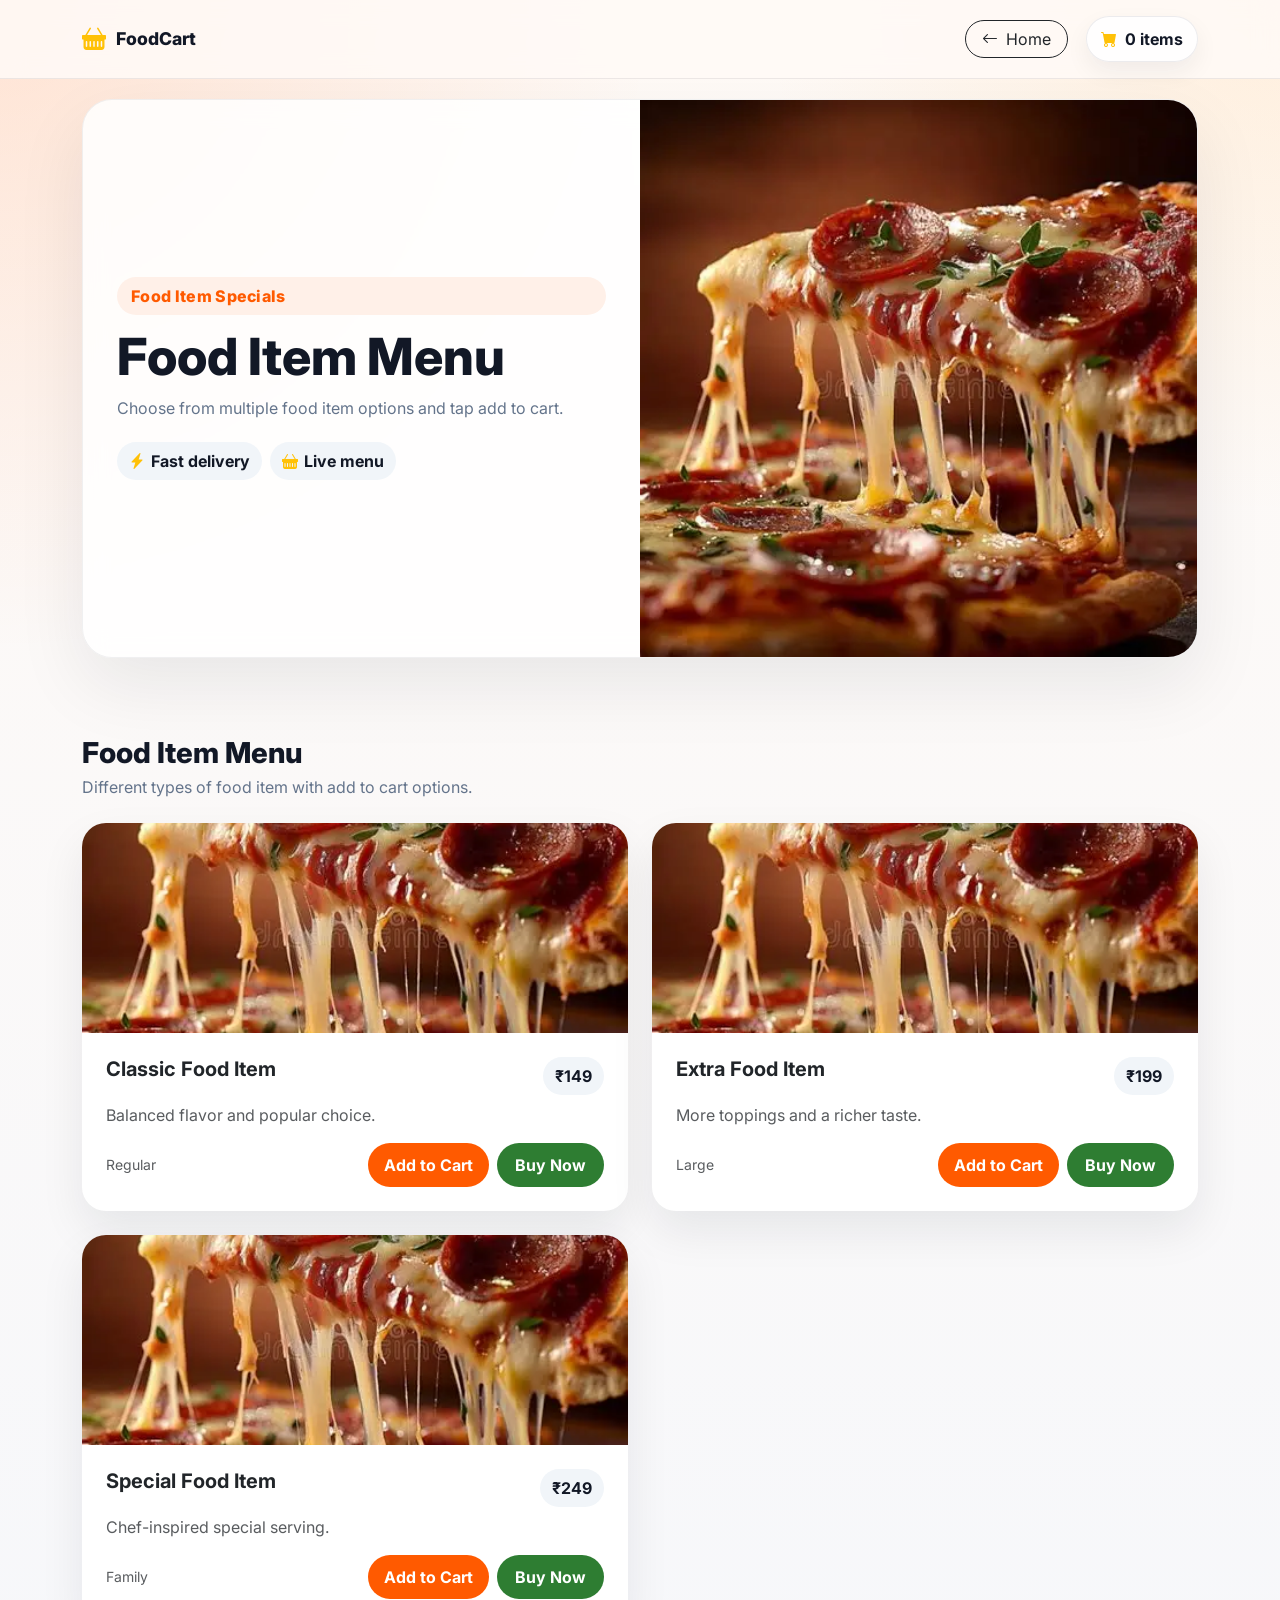
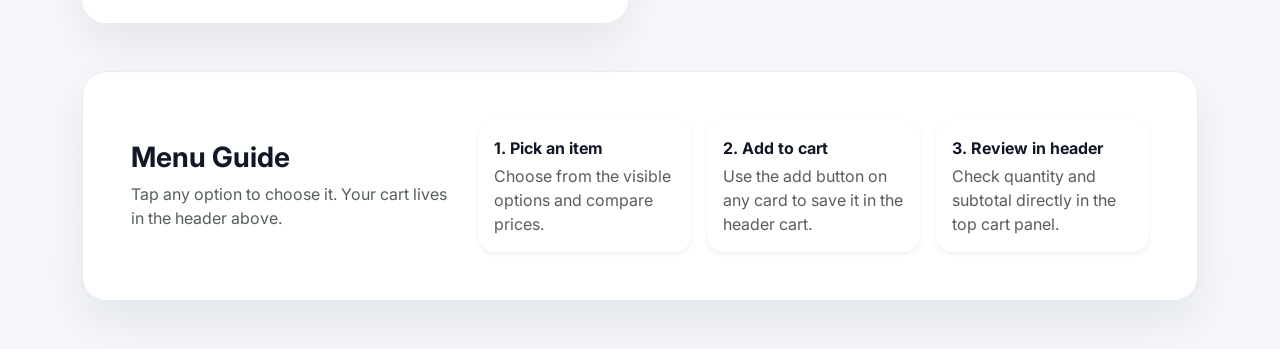
<file: item.html>
<!DOCTYPE html>
<html lang="en">
<head>
<meta charset="UTF-8">
<meta name="viewport" content="width=device-width, initial-scale=1">
<title>FoodCart Menu</title>

<link href="https://cdn.jsdelivr.net/npm/bootstrap@5.3.3/dist/css/bootstrap.min.css" rel="stylesheet">
<link href="https://fonts.googleapis.com/css2?family=Inter:wght@400;500;600;700;800&display=swap" rel="stylesheet">
<link rel="stylesheet" href="https://cdn.jsdelivr.net/npm/bootstrap-icons@1.11.3/font/bootstrap-icons.min.css">
<link rel="stylesheet" href="cart.css">

<style>
    :root {
        --accent: #ff5a00;
        --ink: #121826;
        --muted: #64748b;
    }

    body {
        font-family: 'Inter', Arial, sans-serif;
        background:
            radial-gradient(circle at top left, rgba(255, 90, 0, 0.14), transparent 28%),
            radial-gradient(circle at top right, rgba(255, 180, 90, 0.16), transparent 22%),
            linear-gradient(180deg, #fffaf6 0%, #f5f7fb 100%);
        color: var(--ink);
        min-height: 100vh;
    }

    .site-header {
        position: sticky;
        top: 0;
        z-index: 1030;
        background: rgba(255, 250, 246, 0.88);
        backdrop-filter: blur(12px);
        border-bottom: 1px solid rgba(15, 23, 42, 0.08);
    }

    .header-shell {
        display: flex;
        flex-wrap: wrap;
        align-items: center;
        justify-content: space-between;
        gap: 14px;
        padding: 16px 0;
    }

    .brand-link {
        display: inline-flex;
        align-items: center;
        gap: 10px;
        color: var(--ink);
        text-decoration: none;
        font-size: 1.1rem;
        font-weight: 800;
    }

    .brand-link:hover {
        color: var(--accent);
    }

    .header-cart {
        display: flex;
        align-items: center;
        gap: 10px;
        flex-wrap: wrap;
        justify-content: flex-end;
    }

    .header-cart-chip {
        display: inline-flex;
        align-items: center;
        gap: 8px;
        background: rgba(255,255,255,0.94);
        border: 1px solid rgba(15, 23, 42, 0.08);
        border-radius: 999px;
        padding: 10px 14px;
        box-shadow: 0 10px 24px rgba(15, 23, 42, 0.06);
        font-weight: 700;
        color: var(--ink);
        text-decoration: none;
    }

    .header-cart-panel {
        margin-top: 12px;
        background: rgba(255,255,255,0.94);
        border: 1px solid rgba(15, 23, 42, 0.08);
        border-radius: 24px;
        box-shadow: 0 20px 45px rgba(15, 23, 42, 0.08);
        padding: 18px;
    }

    .header-cart-list {
        max-height: 220px;
        overflow: auto;
        margin-bottom: 14px;
    }

    .payment-panel {
        margin-top: 12px;
        background: rgba(255,255,255,0.94);
        border: 1px solid rgba(15, 23, 42, 0.08);
        border-radius: 24px;
        box-shadow: 0 20px 45px rgba(15, 23, 42, 0.08);
        padding: 18px;
        display: none;
    }

    .payment-panel.show {
        display: block;
    }

    .payment-option {
        display: block;
        border: 1px solid rgba(15, 23, 42, 0.12);
        border-radius: 18px;
        padding: 12px 14px;
        cursor: pointer;
        margin-bottom: 10px;
        background: #fff;
    }

    .payment-option input {
        margin-right: 10px;
    }

    .hero {
        padding: 20px 0 30px;
    }

    .hero-card {
        background: rgba(255,255,255,0.84);
        backdrop-filter: blur(12px);
        border: 1px solid rgba(15, 23, 42, 0.06);
        border-radius: 30px;
        box-shadow: 0 28px 70px rgba(15, 23, 42, 0.08);
        overflow: hidden;
    }

    .hero-copy {
        padding: 34px;
    }

    .eyebrow {
        display: inline-block;
        padding: 7px 14px;
        border-radius: 999px;
        background: #fff0e8;
        color: var(--accent);
        font-weight: 800;
        letter-spacing: 0.02em;
        margin-bottom: 16px;
    }

    .hero-title {
        font-size: clamp(2.2rem, 4vw, 4rem);
        font-weight: 800;
        line-height: 1;
        margin-bottom: 14px;
    }

    .hero-text {
        color: var(--muted);
        max-width: 56ch;
        margin-bottom: 22px;
    }

    .hero-image {
        width: 100%;
        min-height: 320px;
        height: 100%;
        object-fit: cover;
    }

    .section-title {
        font-size: 1.8rem;
        font-weight: 800;
        margin-bottom: 12px;
    }

    .section-subtitle {
        color: var(--muted);
        margin-bottom: 0;
    }

    .menu-card {
        border: 0;
        border-radius: 24px;
        overflow: hidden;
        box-shadow: 0 20px 45px rgba(15, 23, 42, 0.08);
        transition: transform 0.2s ease, box-shadow 0.2s ease;
        height: 100%;
    }

    .menu-card:hover {
        transform: translateY(-6px);
        box-shadow: 0 28px 60px rgba(15, 23, 42, 0.12);
    }

    .menu-image {
        height: 210px;
        width: 100%;
        object-fit: cover;
    }

    .price-pill {
        display: inline-flex;
        align-items: center;
        gap: 6px;
        background: #f1f5f9;
        color: var(--ink);
        border-radius: 999px;
        padding: 7px 12px;
        font-weight: 700;
    }

    .btn-accent {
        background: var(--accent);
        color: #ffffff;
        border: none;
        border-radius: 999px;
        font-weight: 700;
        padding: 10px 16px;
    }

    .btn-accent:hover {
        background: #e34d00;
        color: #ffffff;
    }

    .cart-item {
        display: flex;
        justify-content: space-between;
        gap: 12px;
        padding: 12px 0;
        border-bottom: 1px solid rgba(15, 23, 42, 0.08);
    }

    .cart-item:last-child {
        border-bottom: 0;
    }

    .info-panel {
        background: rgba(255,255,255,0.9);
        border: 1px solid rgba(15, 23, 42, 0.08);
        border-radius: 24px;
        box-shadow: 0 20px 45px rgba(15, 23, 42, 0.08);
    }

    .toast-box {
        position: fixed;
        right: 18px;
        bottom: 18px;
        z-index: 1050;
        background: #111827;
        color: #fff;
        border-radius: 16px;
        padding: 14px 18px;
        box-shadow: 0 18px 45px rgba(0, 0, 0, 0.22);
        opacity: 0;
        transform: translateY(12px);
        pointer-events: none;
        transition: opacity 0.25s ease, transform 0.25s ease;
    }

    .toast-box.show {
        opacity: 1;
        transform: translateY(0);
    }

    @media (max-width: 991px) {
        .hero-copy {
            padding: 24px;
        }
    }
</style>
</head>
<body>
    <header class="site-header">
        <div class="container">
            <div class="header-shell">
                <a class="brand-link" href="index.html">
                    <i class="bi bi-basket-fill text-warning fs-4"></i>
                    <span>FoodCart</span>
                </a>

                <div class="header-cart">
                    <a class="btn btn-outline-dark rounded-pill px-3" href="index.html">
                        <i class="bi bi-arrow-left me-1"></i> Home
                    </a>
                    <a class="header-cart-chip ms-2" href="#globalCartOffcanvas" data-bs-toggle="offcanvas">
                        <i class="bi bi-cart-fill text-warning"></i>
                        <span><span id="globalCartCount">0</span> items</span>
                    </a>
                </div>
            </div>
        </div>
    </header>

    <section class="hero">
        <div class="container">
            <div class="hero-card row g-0 align-items-stretch">
                <div class="col-lg-6 hero-copy d-flex flex-column justify-content-center">
                    <span id="eyebrowText" class="eyebrow">Food Specials</span>
                    <h1 id="heroTitle" class="hero-title">Choose your favorite item.</h1>
                    <p id="heroText" class="hero-text">Pick a variation below and tap add to cart.</p>
                    <div class="d-flex flex-wrap gap-2">
                        <span class="price-pill"><i class="bi bi-lightning-charge-fill text-warning"></i> Fast delivery</span>
                        <span class="price-pill"><i class="bi bi-basket-fill text-warning"></i> Live menu</span>
                    </div>
                </div>
                <div class="col-lg-6">
                    <img id="heroImage" class="hero-image" src="images/pizza.webp" alt="Food item">
                </div>
            </div>
        </div>
    </section>

    <section class="py-4 py-lg-5">
        <div class="container">
            <div class="d-flex flex-wrap justify-content-between align-items-end gap-3 mb-4">
                <div>
                    <h2 id="menuTitle" class="section-title mb-1">Menu Options</h2>
                    <p id="menuSubtitle" class="section-subtitle">Different types with different prices.</p>
                </div>
            </div>

            <div class="row g-4 align-items-start">
                <div class="col-12">
                    <div id="menuGrid" class="row g-4"></div>
                </div>
            </div>
        </div>
    </section>

    <section class="pb-5">
        <div class="container">
            <div class="info-panel p-4 p-lg-5">
                <div class="row align-items-center g-4">
                    <div class="col-lg-4">
                        <h3 class="fw-bold mb-2">Menu Guide</h3>
                        <p class="text-muted mb-0">
                            Tap any option to choose it. Your cart lives in the header above.
                        </p>
                    </div>
                    <div class="col-lg-8">
                        <div class="row g-3">
                            <div class="col-md-4">
                                <div class="bg-white rounded-4 p-3 h-100 shadow-sm">
                                    <div class="fw-bold mb-1">1. Pick an item</div>
                                    <p class="text-muted mb-0">Choose from the visible options and compare prices.</p>
                                </div>
                            </div>
                            <div class="col-md-4">
                                <div class="bg-white rounded-4 p-3 h-100 shadow-sm">
                                    <div class="fw-bold mb-1">2. Add to cart</div>
                                    <p class="text-muted mb-0">Use the add button on any card to save it in the header cart.</p>
                                </div>
                            </div>
                            <div class="col-md-4">
                                <div class="bg-white rounded-4 p-3 h-100 shadow-sm">
                                    <div class="fw-bold mb-1">3. Review in header</div>
                                    <p class="text-muted mb-0">Check quantity and subtotal directly in the top cart panel.</p>
                                </div>
                            </div>
                        </div>
                    </div>
                </div>
            </div>
        </div>
    </section>



    <script>
        const params = new URLSearchParams(window.location.search);
        const itemName = (params.get('name') || 'Food Item').trim();
        const itemImage = params.get('image') || 'images/pizza.webp';
        const slug = itemName.toLowerCase().replace(/[^a-z0-9]+/g, '-').replace(/^-+|-+$/g, '') || 'food-item';
        const cartKey = 'foodcart-global-cart';

        const menuData = {
            cake: {
                title: 'Cake Menu',
                eyebrow: 'Cake Collection',
                subtitle: 'Sweet slices and celebration cakes for every craving.',
                description: 'Pick a cake style below and tap add to cart.',
                image: 'images/cake.webp',
                variants: [
                    { name: 'Chocolate Truffle', note: 'Rich chocolate layers with ganache.', size: '500 g', price: 349, image: 'images/cake.webp' },
                    { name: 'Black Forest', note: 'Soft sponge with cherries and cream.', size: '500 g', price: 319, image: 'images/cake.webp' },
                    { name: 'Red Velvet', note: 'Cream cheese frosting with velvet sponge.', size: '500 g', price: 379, image: 'images/cake.webp' }
                ]
            },
            shawarma: {
                title: 'Shawarma Menu',
                eyebrow: 'Shawarma Picks',
                subtitle: 'Rolls and plates with spice and sauces.',
                description: 'Choose a shawarma combo and tap add to cart.',
                image: 'images/shawrma.webp',
                variants: [
                    { name: 'Chicken Roll', note: 'Classic chicken shawarma wrap.', size: '1 roll', price: 149, image: 'images/shawrma.webp' },
                    { name: 'Double Chicken Roll', note: 'Extra filling with garlic mayo.', size: '1 roll', price: 189, image: 'images/shawrma.webp' },
                    { name: 'Shawarma Plate', note: 'Served with fries and salad.', size: 'Plate', price: 229, image: 'images/shawrma.webp' }
                ]
            },
            noodles: {
                title: 'Noodles Menu',
                eyebrow: 'Noodle Bowls',
                subtitle: 'Hot bowls with different sauces and toppings.',
                description: 'Select a noodle style and tap add to cart.',
                image: 'images/noodles.webp',
                variants: [
                    { name: 'Hakka Noodles', note: 'Stir-fried vegetables and soy sauce.', size: 'Regular bowl', price: 159, image: 'images/noodles.webp' },
                    { name: 'Schezwan Noodles', note: 'Spicy red sauce with crunchy veggies.', size: 'Regular bowl', price: 179, image: 'images/noodles.webp' },
                    { name: 'Chicken Noodles', note: 'Noodles with chicken and pepper sauce.', size: 'Large bowl', price: 219, image: 'images/noodles.webp' }
                ]
            },
            biriyani: {
                title: 'Biryani Menu',
                eyebrow: 'Biryani Feast',
                subtitle: 'Fragrant biryani options with rich spices.',
                description: 'Pick a biryani plate and tap add to cart.',
                image: 'images/biriyani.webp',
                variants: [
                    { name: 'Veg Biryani', note: 'Spiced rice with seasonal vegetables.', size: 'Full plate', price: 189, image: 'images/biriyani.webp' },
                    { name: 'Chicken Biryani', note: 'Tender chicken layered with aromatic rice.', size: 'Full plate', price: 269, image: 'images/biriyani.webp' },
                    { name: 'Mutton Biryani', note: 'Slow-cooked mutton with rich masala.', size: 'Full plate', price: 349, image: 'images/biriyani.webp' }
                ]
            },
            dosa: {
                title: 'Dosa Menu',
                eyebrow: 'Dosa Corner',
                subtitle: 'Crispy dosas with classic fillings.',
                description: 'Choose your dosa and tap add to cart.',
                image: 'images/dosa.webp',
                variants: [
                    { name: 'Plain Dosa', note: 'Crispy, golden, and served with chutney.', size: '1 piece', price: 99, image: 'images/dosa.webp' },
                    { name: 'Masala Dosa', note: 'Potato masala wrapped in a crispy dosa.', size: '1 piece', price: 129, image: 'images/dosa.webp' },
                    { name: 'Paneer Dosa', note: 'Stuffed with paneer and spiced onions.', size: '1 piece', price: 159, image: 'images/dosa.webp' }
                ]
            },
            momos: {
                title: 'Momos Menu',
                eyebrow: 'Momos Selection',
                subtitle: 'Steamed and fried momos with chutneys.',
                description: 'Pick your momo style and tap add to cart.',
                image: 'images/momos.webp',
                variants: [
                    { name: 'Veg Momos', note: 'Steamed veg dumplings with dip.', size: '6 pieces', price: 119, image: 'images/momos.webp' },
                    { name: 'Chicken Momos', note: 'Juicy chicken filling and spicy sauce.', size: '6 pieces', price: 149, image: 'images/momos.webp' },
                    { name: 'Fried Momos', note: 'Crunchy outer layer with spicy filling.', size: '6 pieces', price: 139, image: 'images/momos.webp' }
                ]
            },
            cutlet: {
                title: 'Cutlet Menu',
                eyebrow: 'Cutlet Snacks',
                subtitle: 'Crisp snacks for evening cravings.',
                description: 'Select a cutlet option and tap add to cart.',
                image: 'images/cutlet.webp',
                variants: [
                    { name: 'Veg Cutlet', note: 'Mashed vegetables with crisp coating.', size: '2 pieces', price: 89, image: 'images/cutlet.webp' },
                    { name: 'Chicken Cutlet', note: 'Chicken filling with crunchy crumbs.', size: '2 pieces', price: 119, image: 'images/cutlet.webp' },
                    { name: 'Paneer Cutlet', note: 'Soft paneer with herbs and spice.', size: '2 pieces', price: 109, image: 'images/cutlet.webp' }
                ]
            },
            juice: {
                title: 'Juice Menu',
                eyebrow: 'Fresh Juices',
                subtitle: 'Cold and fresh drinks for every mood.',
                description: 'Choose a juice and tap add to cart.',
                image: 'images/juice.webp',
                variants: [
                    { name: 'Orange Juice', note: 'Freshly squeezed citrus juice.', size: '300 ml', price: 79, image: 'images/juice.webp' },
                    { name: 'Mango Juice', note: 'Sweet mango blend with pulp.', size: '300 ml', price: 89, image: 'images/juice.webp' },
                    { name: 'Mixed Fruit Juice', note: 'Blend of seasonal fruits.', size: '300 ml', price: 99, image: 'images/juice.webp' }
                ]
            },
            pavbhaji: {
                title: 'Pav Bhaji Menu',
                eyebrow: 'Pav Bhaji',
                subtitle: 'Street-style bhaji with buttered pav.',
                description: 'Select a pav bhaji combo and tap add to cart.',
                image: 'images/pavbaji.webp',
                variants: [
                    { name: 'Classic Pav Bhaji', note: 'Buttery bhaji with toasted pav.', size: '1 plate', price: 149, image: 'images/pavbaji.webp' },
                    { name: 'Cheese Pav Bhaji', note: 'Loaded with cheese and extra butter.', size: '1 plate', price: 179, image: 'images/pavbaji.webp' },
                    { name: 'Mumbai Style Pav Bhaji', note: 'Street-style masala with onion salad.', size: '1 plate', price: 169, image: 'images/pavbaji.webp' }
                ]
            },
            tea: {
                title: 'Tea Menu',
                eyebrow: 'Tea Time',
                subtitle: 'Hot teas for a quick refresh.',
                description: 'Pick a tea option and tap add to cart.',
                image: 'images/tea.webp',
                variants: [
                    { name: 'Masala Tea', note: 'Spiced tea with milk and ginger.', size: '1 cup', price: 29, image: 'images/tea.webp' },
                    { name: 'Black Tea', note: 'Simple and bold brewed tea.', size: '1 cup', price: 25, image: 'images/tea.webp' },
                    { name: 'Ginger Tea', note: 'Warm tea with ginger kick.', size: '1 cup', price: 35, image: 'images/tea.webp' }
                ]
            },
            coffee: {
                title: 'Coffee Menu',
                eyebrow: 'Coffee House',
                subtitle: 'Hot and cold coffee options.',
                description: 'Choose a coffee style and tap add to cart.',
                image: 'images/coffe.webp',
                variants: [
                    { name: 'Hot Coffee', note: 'Classic milk coffee.', size: '1 cup', price: 49, image: 'images/coffe.webp' },
                    { name: 'Cold Coffee', note: 'Chilled coffee with cream.', size: '1 glass', price: 79, image: 'images/coffe.webp' },
                    { name: 'Mocha', note: 'Coffee with chocolate and milk.', size: '1 cup', price: 89, image: 'images/coffe.webp' }
                ]
            }
        };

        const fallbackData = {
            title: `${itemName} Menu`,
            eyebrow: `${itemName} Specials`,
            subtitle: `Different types of ${itemName.toLowerCase()} with add to cart options.`,
            description: `Choose from multiple ${itemName.toLowerCase()} options and tap add to cart.`,
            image: itemImage,
            variants: [
                { name: `Classic ${itemName}`, note: 'Balanced flavor and popular choice.', size: 'Regular', price: 149, image: itemImage },
                { name: `Extra ${itemName}`, note: 'More toppings and a richer taste.', size: 'Large', price: 199, image: itemImage },
                { name: `Special ${itemName}`, note: 'Chef-inspired special serving.', size: 'Family', price: 249, image: itemImage }
            ]
        };

        const menu = menuData[slug] || fallbackData;
        const menuGrid = document.getElementById('menuGrid');
        document.title = `${menu.title} | FoodCart`;
        document.getElementById('heroImage').src = menu.image;
        document.getElementById('heroImage').alt = itemName;
        document.getElementById('heroTitle').textContent = menu.title;
        document.getElementById('heroText').textContent = menu.description;
        document.getElementById('eyebrowText').textContent = menu.eyebrow;
        document.getElementById('menuTitle').textContent = menu.title;
        document.getElementById('menuSubtitle').textContent = menu.subtitle;

        menuGrid.innerHTML = menu.variants.map((variant) => `
            <div class="col-md-6">
                <div class="card menu-card">
                    <img src="${variant.image}" class="menu-image" alt="${variant.name}">
                    <div class="card-body p-4">
                        <div class="d-flex justify-content-between align-items-start gap-3 mb-2">
                            <h5 class="fw-bold mb-0">${variant.name}</h5>
                            <span class="price-pill">₹${variant.price}</span>
                        </div>
                        <p class="text-muted mb-3">${variant.note}</p>
                        <div class="d-flex justify-content-between align-items-center gap-2">
                            <small class="text-muted">${variant.size}</small>
                            <div class="d-flex gap-2">
                                <button class="btn btn-accent add-to-order" data-name="${variant.name}">Add to Cart</button>
                                <button class="btn btn-buy-now buy-now-btn" data-name="${variant.name}">Buy Now</button>
                            </div>
                        </div>
                    </div>
                </div>
            </div>
        `).join('');
    </script>
    <script src="https://cdn.jsdelivr.net/npm/bootstrap@5.3.3/dist/js/bootstrap.bundle.min.js"></script>
    <script src="cart.js" defer></script>
</body>
</html>
</file>
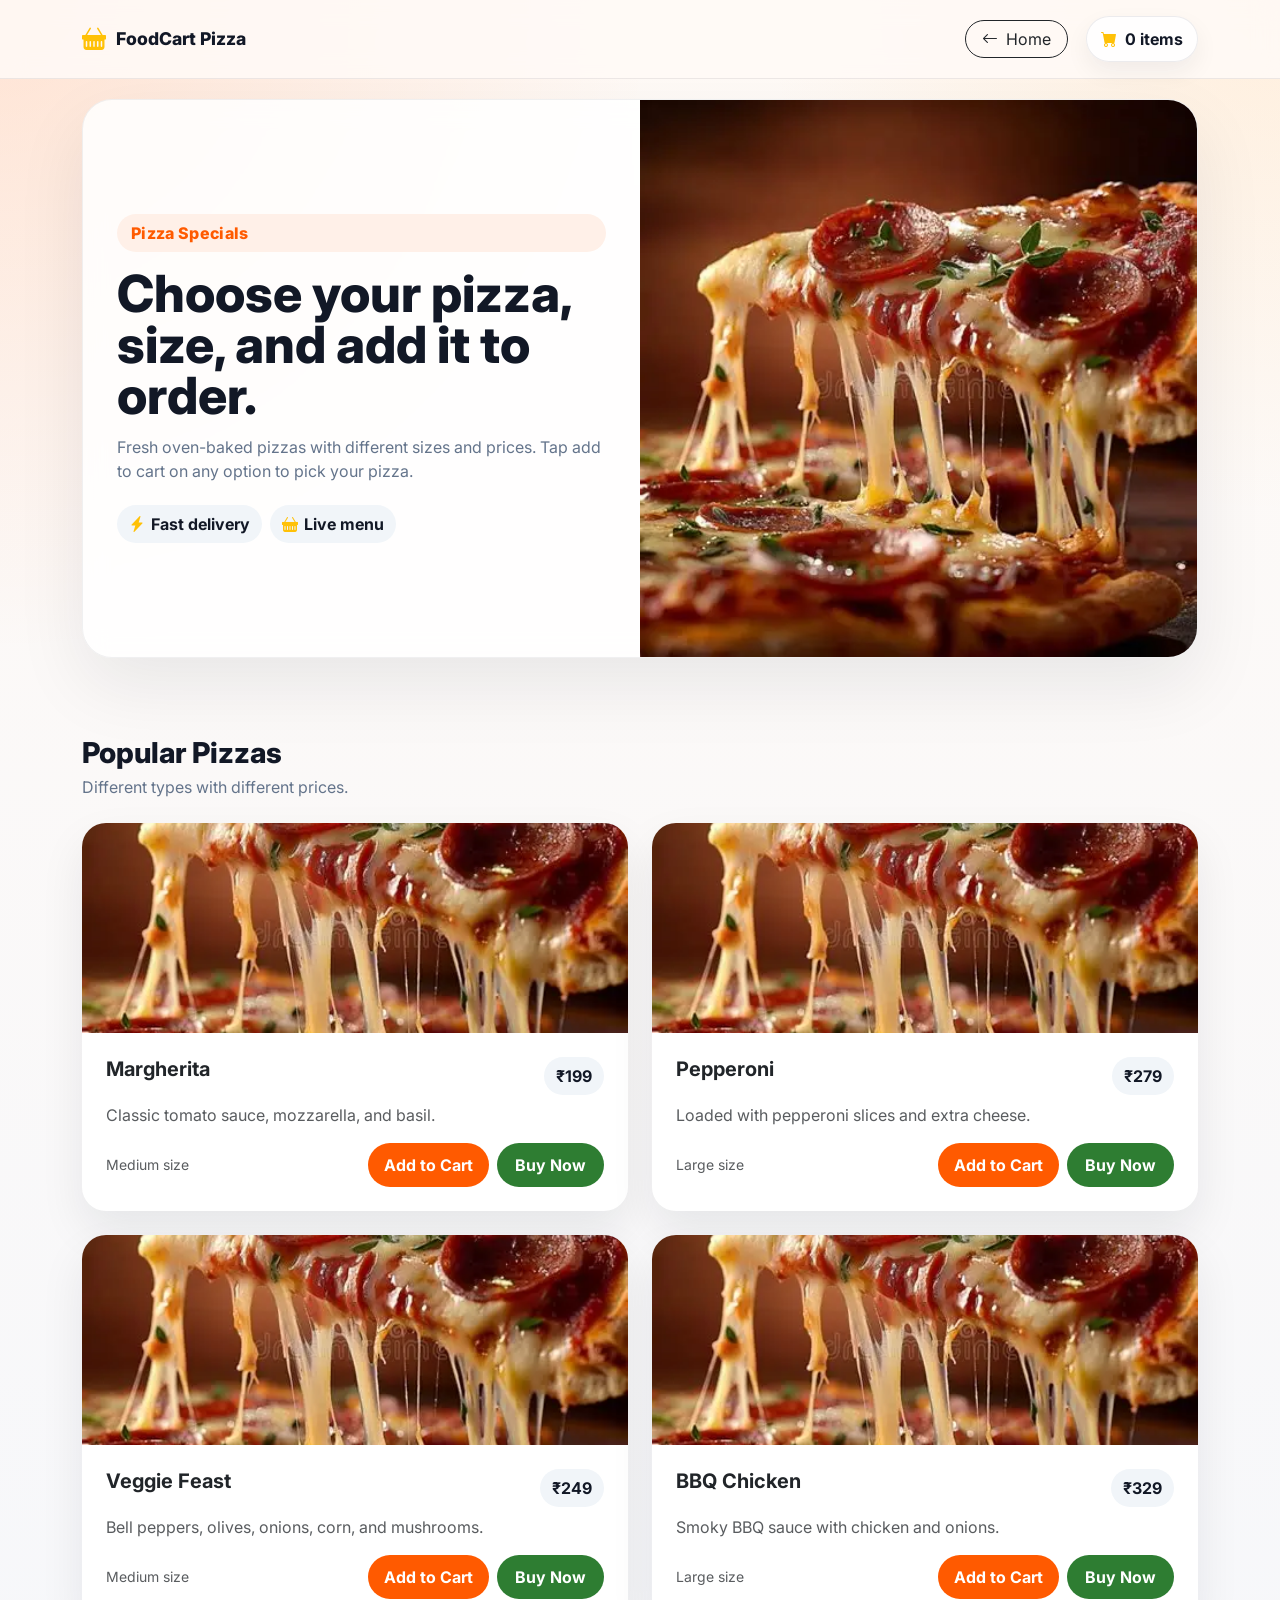
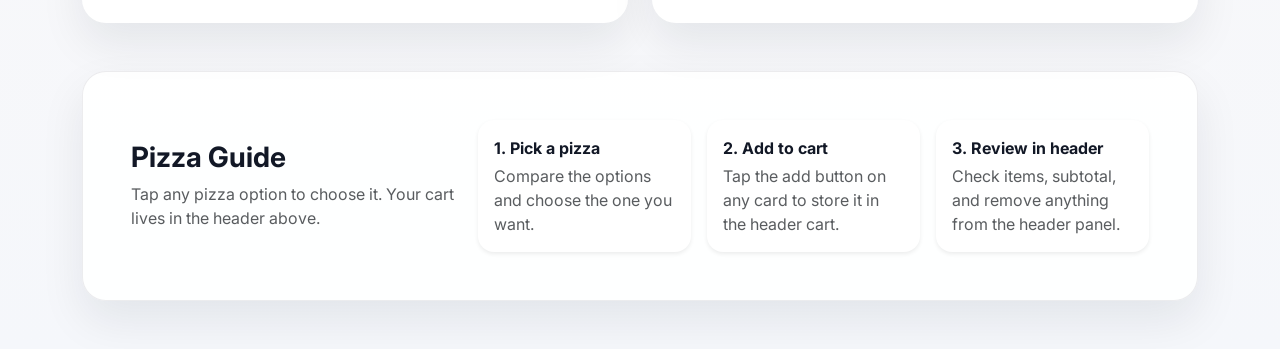
<file: pizza.html>
<!DOCTYPE html>
<html lang="en">
<head>
<meta charset="UTF-8">
<meta name="viewport" content="width=device-width, initial-scale=1">
<title>Pizza Menu | FoodCart</title>

<link href="https://cdn.jsdelivr.net/npm/bootstrap@5.3.3/dist/css/bootstrap.min.css" rel="stylesheet">
<link href="https://fonts.googleapis.com/css2?family=Inter:wght@400;500;600;700;800&display=swap" rel="stylesheet">
<link rel="stylesheet" href="https://cdn.jsdelivr.net/npm/bootstrap-icons@1.11.3/font/bootstrap-icons.min.css">
<link rel="stylesheet" href="cart.css">

<style>
    :root {
        --accent: #ff5a00;
        --ink: #121826;
        --muted: #64748b;
    }

    body {
        font-family: 'Inter', Arial, sans-serif;
        background:
            radial-gradient(circle at top left, rgba(255, 90, 0, 0.14), transparent 28%),
            radial-gradient(circle at top right, rgba(255, 180, 90, 0.16), transparent 22%),
            linear-gradient(180deg, #fffaf6 0%, #f5f7fb 100%);
        color: var(--ink);
        min-height: 100vh;
    }

    .site-header {
        position: sticky;
        top: 0;
        z-index: 1030;
        background: rgba(255, 250, 246, 0.88);
        backdrop-filter: blur(12px);
        border-bottom: 1px solid rgba(15, 23, 42, 0.08);
    }

    .header-shell {
        display: flex;
        flex-wrap: wrap;
        align-items: center;
        justify-content: space-between;
        gap: 14px;
        padding: 16px 0;
    }

    .brand-link {
        display: inline-flex;
        align-items: center;
        gap: 10px;
        color: var(--ink);
        text-decoration: none;
        font-size: 1.1rem;
        font-weight: 800;
    }

    .brand-link:hover {
        color: var(--accent);
    }

    .header-cart {
        display: flex;
        align-items: center;
        gap: 10px;
        flex-wrap: wrap;
        justify-content: flex-end;
    }

    .header-cart-chip {
        display: inline-flex;
        align-items: center;
        gap: 8px;
        background: rgba(255,255,255,0.94);
        border: 1px solid rgba(15, 23, 42, 0.08);
        border-radius: 999px;
        padding: 10px 14px;
        box-shadow: 0 10px 24px rgba(15, 23, 42, 0.06);
        font-weight: 700;
        color: var(--ink);
        text-decoration: none;
    }

    .header-cart-panel {
        margin-top: 12px;
        background: rgba(255,255,255,0.94);
        border: 1px solid rgba(15, 23, 42, 0.08);
        border-radius: 24px;
        box-shadow: 0 20px 45px rgba(15, 23, 42, 0.08);
        padding: 18px;
    }

    .header-cart-list {
        max-height: 220px;
        overflow: auto;
        margin-bottom: 14px;
    }

    .payment-panel {
        margin-top: 12px;
        background: rgba(255,255,255,0.94);
        border: 1px solid rgba(15, 23, 42, 0.08);
        border-radius: 24px;
        box-shadow: 0 20px 45px rgba(15, 23, 42, 0.08);
        padding: 18px;
        display: none;
    }

    .payment-panel.show {
        display: block;
    }

    .payment-option {
        display: block;
        border: 1px solid rgba(15, 23, 42, 0.12);
        border-radius: 18px;
        padding: 12px 14px;
        cursor: pointer;
        margin-bottom: 10px;
        background: #fff;
    }

    .payment-option input {
        margin-right: 10px;
    }

    .hero {
        padding: 20px 0 30px;
    }

    .hero-card {
        background: rgba(255,255,255,0.84);
        backdrop-filter: blur(12px);
        border: 1px solid rgba(15, 23, 42, 0.06);
        border-radius: 30px;
        box-shadow: 0 28px 70px rgba(15, 23, 42, 0.08);
        overflow: hidden;
    }

    .hero-copy {
        padding: 34px;
    }

    .eyebrow {
        display: inline-block;
        padding: 7px 14px;
        border-radius: 999px;
        background: #fff0e8;
        color: var(--accent);
        font-weight: 800;
        letter-spacing: 0.02em;
        margin-bottom: 16px;
    }

    .hero-title {
        font-size: clamp(2.2rem, 4vw, 4rem);
        font-weight: 800;
        line-height: 1;
        margin-bottom: 14px;
    }

    .hero-text {
        color: var(--muted);
        max-width: 56ch;
        margin-bottom: 22px;
    }

    .hero-image {
        width: 100%;
        min-height: 320px;
        height: 100%;
        object-fit: cover;
    }

    .section-title {
        font-size: 1.8rem;
        font-weight: 800;
        margin-bottom: 12px;
    }

    .section-subtitle {
        color: var(--muted);
        margin-bottom: 0;
    }

    .pizza-card {
        border: 0;
        border-radius: 24px;
        overflow: hidden;
        box-shadow: 0 20px 45px rgba(15, 23, 42, 0.08);
        transition: transform 0.2s ease, box-shadow 0.2s ease;
        height: 100%;
    }

    .pizza-card:hover {
        transform: translateY(-6px);
        box-shadow: 0 28px 60px rgba(15, 23, 42, 0.12);
    }

    .pizza-image {
        height: 210px;
        width: 100%;
        object-fit: cover;
    }

    .price-pill {
        display: inline-flex;
        align-items: center;
        gap: 6px;
        background: #f1f5f9;
        color: var(--ink);
        border-radius: 999px;
        padding: 7px 12px;
        font-weight: 700;
    }

    .btn-accent {
        background: var(--accent);
        color: #ffffff;
        border: none;
        border-radius: 999px;
        font-weight: 700;
        padding: 10px 16px;
    }

    .btn-accent:hover {
        background: #e34d00;
        color: #ffffff;
    }

    .cart-item {
        display: flex;
        justify-content: space-between;
        gap: 12px;
        padding: 12px 0;
        border-bottom: 1px solid rgba(15, 23, 42, 0.08);
    }

    .cart-item:last-child {
        border-bottom: 0;
    }

    .info-panel {
        background: rgba(255,255,255,0.9);
        border: 1px solid rgba(15, 23, 42, 0.08);
        border-radius: 24px;
        box-shadow: 0 20px 45px rgba(15, 23, 42, 0.08);
    }

    .toast-box {
        position: fixed;
        right: 18px;
        bottom: 18px;
        z-index: 1050;
        background: #111827;
        color: #fff;
        border-radius: 16px;
        padding: 14px 18px;
        box-shadow: 0 18px 45px rgba(0, 0, 0, 0.22);
        opacity: 0;
        transform: translateY(12px);
        pointer-events: none;
        transition: opacity 0.25s ease, transform 0.25s ease;
    }

    .toast-box.show {
        opacity: 1;
        transform: translateY(0);
    }

    @media (max-width: 991px) {
        .hero-copy {
            padding: 24px;
        }
    }
</style>
</head>
<body>
    <header class="site-header">
        <div class="container">
            <div class="header-shell">
                <a class="brand-link" href="index.html">
                    <i class="bi bi-basket-fill text-warning fs-4"></i>
                    <span>FoodCart Pizza</span>
                </a>

                <div class="header-cart">
                    <a class="btn btn-outline-dark rounded-pill px-3" href="index.html">
                        <i class="bi bi-arrow-left me-1"></i> Home
                    </a>
                    <a class="header-cart-chip ms-2" href="#globalCartOffcanvas" data-bs-toggle="offcanvas">
                        <i class="bi bi-cart-fill text-warning"></i>
                        <span><span id="globalCartCount">0</span> items</span>
                    </a>
                </div>
            </div>
        </div>
    </header>

    <section class="hero">
        <div class="container">
            <div class="hero-card row g-0 align-items-stretch">
                <div class="col-lg-6 hero-copy d-flex flex-column justify-content-center">
                    <span class="eyebrow">Pizza Specials</span>
                    <h1 class="hero-title">Choose your pizza, size, and add it to order.</h1>
                    <p class="hero-text">
                        Fresh oven-baked pizzas with different sizes and prices. Tap add to cart on any option to pick your pizza.
                    </p>
                    <div class="d-flex flex-wrap gap-2">
                        <span class="price-pill"><i class="bi bi-lightning-charge-fill text-warning"></i> Fast delivery</span>
                        <span class="price-pill"><i class="bi bi-basket-fill text-warning"></i> Live menu</span>
                    </div>
                </div>
                <div class="col-lg-6">
                    <img class="hero-image" src="images/pizza.webp" alt="Pizza">
                </div>
            </div>
        </div>
    </section>

    <section class="py-4 py-lg-5">
        <div class="container">
            <div class="d-flex flex-wrap justify-content-between align-items-end gap-3 mb-4">
                <div>
                    <h2 class="section-title mb-1">Popular Pizzas</h2>
                    <p class="section-subtitle">Different types with different prices.</p>
                </div>
            </div>

            <div class="row g-4 align-items-start">
                <div class="col-12">
                    <div class="row g-4">
                        <div class="col-md-6">
                            <div class="card pizza-card">
                                <img src="images/pizza.webp" class="pizza-image" alt="Margherita Pizza">
                                <div class="card-body p-4">
                                    <div class="d-flex justify-content-between align-items-start gap-3 mb-2">
                                        <h5 class="fw-bold mb-0">Margherita</h5>
                                        <span class="price-pill">₹199</span>
                                    </div>
                                    <p class="text-muted mb-3">Classic tomato sauce, mozzarella, and basil.</p>
                                    <div class="d-flex justify-content-between align-items-center gap-2">
                                        <small class="text-muted">Medium size</small>
                                        <div class="d-flex gap-2">
                                            <button class="btn btn-accent add-to-order" data-name="Margherita">Add to Cart</button>
                                            <button class="btn btn-buy-now buy-now-btn" data-name="Margherita">Buy Now</button>
                                        </div>
                                    </div>
                                </div>
                            </div>
                        </div>

                        <div class="col-md-6">
                            <div class="card pizza-card">
                                <img src="images/pizza.webp" class="pizza-image" alt="Pepperoni Pizza">
                                <div class="card-body p-4">
                                    <div class="d-flex justify-content-between align-items-start gap-3 mb-2">
                                        <h5 class="fw-bold mb-0">Pepperoni</h5>
                                        <span class="price-pill">₹279</span>
                                    </div>
                                    <p class="text-muted mb-3">Loaded with pepperoni slices and extra cheese.</p>
                                    <div class="d-flex justify-content-between align-items-center gap-2">
                                        <small class="text-muted">Large size</small>
                                        <div class="d-flex gap-2">
                                            <button class="btn btn-accent add-to-order" data-name="Pepperoni">Add to Cart</button>
                                            <button class="btn btn-buy-now buy-now-btn" data-name="Pepperoni">Buy Now</button>
                                        </div>
                                    </div>
                                </div>
                            </div>
                        </div>

                        <div class="col-md-6">
                            <div class="card pizza-card">
                                <img src="images/pizza.webp" class="pizza-image" alt="Veggie Pizza">
                                <div class="card-body p-4">
                                    <div class="d-flex justify-content-between align-items-start gap-3 mb-2">
                                        <h5 class="fw-bold mb-0">Veggie Feast</h5>
                                        <span class="price-pill">₹249</span>
                                    </div>
                                    <p class="text-muted mb-3">Bell peppers, olives, onions, corn, and mushrooms.</p>
                                    <div class="d-flex justify-content-between align-items-center gap-2">
                                        <small class="text-muted">Medium size</small>
                                        <div class="d-flex gap-2">
                                            <button class="btn btn-accent add-to-order" data-name="Veggie Feast">Add to Cart</button>
                                            <button class="btn btn-buy-now buy-now-btn" data-name="Veggie Feast">Buy Now</button>
                                        </div>
                                    </div>
                                </div>
                            </div>
                        </div>

                        <div class="col-md-6">
                            <div class="card pizza-card">
                                <img src="images/pizza.webp" class="pizza-image" alt="BBQ Chicken Pizza">
                                <div class="card-body p-4">
                                    <div class="d-flex justify-content-between align-items-start gap-3 mb-2">
                                        <h5 class="fw-bold mb-0">BBQ Chicken</h5>
                                        <span class="price-pill">₹329</span>
                                    </div>
                                    <p class="text-muted mb-3">Smoky BBQ sauce with chicken and onions.</p>
                                    <div class="d-flex justify-content-between align-items-center gap-2">
                                        <small class="text-muted">Large size</small>
                                        <div class="d-flex gap-2">
                                            <button class="btn btn-accent add-to-order" data-name="BBQ Chicken">Add to Cart</button>
                                            <button class="btn btn-buy-now buy-now-btn" data-name="BBQ Chicken">Buy Now</button>
                                        </div>
                                    </div>
                                </div>
                            </div>
                        </div>
                    </div>
                </div>

            </div>
        </div>
    </section>

    <section class="pb-5">
        <div class="container">
            <div class="info-panel p-4 p-lg-5">
                <div class="row align-items-center g-4">
                    <div class="col-lg-4">
                        <h3 class="fw-bold mb-2">Pizza Guide</h3>
                        <p class="text-muted mb-0">
                            Tap any pizza option to choose it. Your cart lives in the header above.
                        </p>
                    </div>
                    <div class="col-lg-8">
                        <div class="row g-3">
                            <div class="col-md-4">
                                <div class="bg-white rounded-4 p-3 h-100 shadow-sm">
                                    <div class="fw-bold mb-1">1. Pick a pizza</div>
                                    <p class="text-muted mb-0">Compare the options and choose the one you want.</p>
                                </div>
                            </div>
                            <div class="col-md-4">
                                <div class="bg-white rounded-4 p-3 h-100 shadow-sm">
                                    <div class="fw-bold mb-1">2. Add to cart</div>
                                    <p class="text-muted mb-0">Tap the add button on any card to store it in the header cart.</p>
                                </div>
                            </div>
                            <div class="col-md-4">
                                <div class="bg-white rounded-4 p-3 h-100 shadow-sm">
                                    <div class="fw-bold mb-1">3. Review in header</div>
                                    <p class="text-muted mb-0">Check items, subtotal, and remove anything from the header panel.</p>
                                </div>
                            </div>
                        </div>
                    </div>
                </div>
            </div>
        </div>
    </section>

    <script src="https://cdn.jsdelivr.net/npm/bootstrap@5.3.3/dist/js/bootstrap.bundle.min.js"></script>
    <script src="cart.js" defer></script>
</body>
</html>
</file>
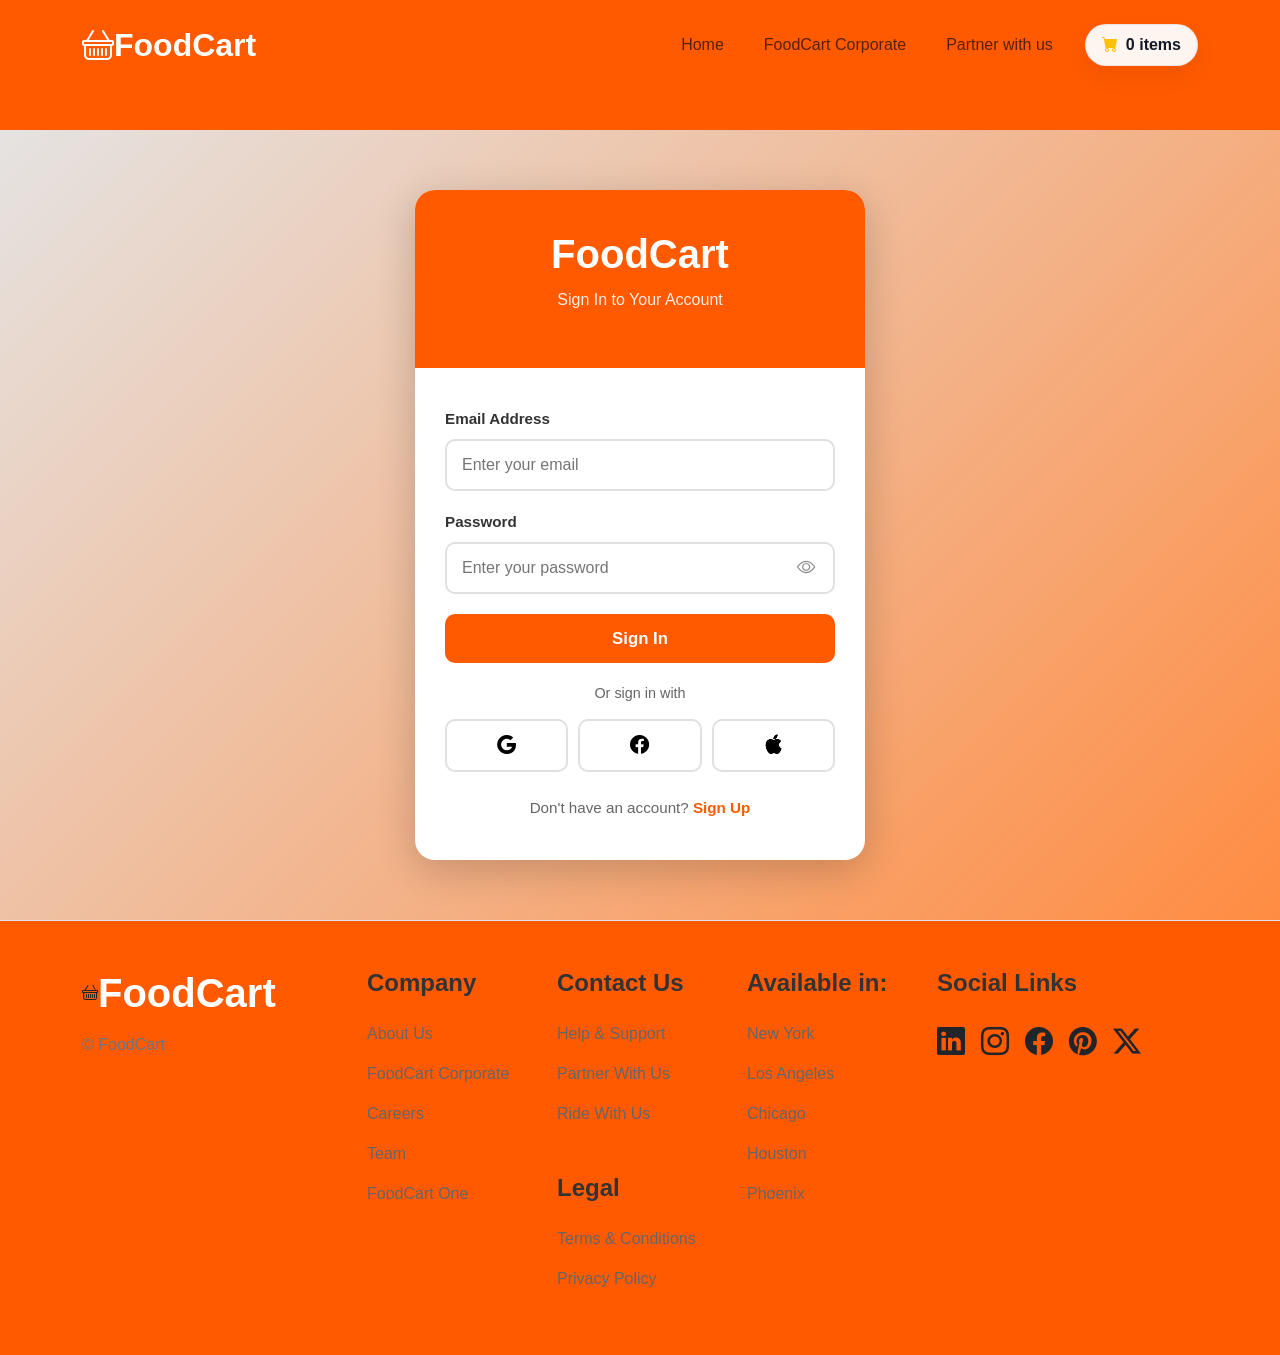
<file: signin.html>
<!DOCTYPE html>
<html lang="en">
<head>
<meta charset="UTF-8">
<meta name="viewport" content="width=device-width, initial-scale=1">

<title>Sign In - FoodCart</title>

<!-- Bootstrap CSS -->
<link href="https://cdn.jsdelivr.net/npm/bootstrap@5.3.3/dist/css/bootstrap.min.css" rel="stylesheet">

<!-- Bootstrap Icons -->
<link rel="stylesheet" href="https://cdn.jsdelivr.net/npm/bootstrap-icons@1.11.3/font/bootstrap-icons.min.css">
<link rel="stylesheet" href="cart.css">

<style>
    * {
        margin: 0;
        padding: 0;
        box-sizing: border-box;
    }

    body {
        font-family: Arial, sans-serif;
    }

    .hero {
        background: #ff5a00;
        padding-bottom: 40px;
        position: relative;
        overflow: hidden;
    }

    .left-veggies {
        position: absolute;
        left: 0;
        top: 100px;
        width: 250px;
        z-index: 1;
    }

    .right-veggies {
        position: absolute;
        right: 0;
        top: 100px;
        width: 250px;
        z-index: 1;
        transform: scaleX(-1);
    }

    .navbar-brand {
        font-size: 2rem;
        font-weight: 700;
        color: white !important;
    }

    .nav-link:hover {
        color: rgb(185, 30, 30) !important;
        font-weight: 600;
        background-color: white;
    }

    .btn-signin {
        background: black;
        color: white;
        border-radius: 15px;
        padding: 10px 30px;
    }

    .signin-section {
        background: linear-gradient(135deg, #e5e3e2 0%, #ff8c42 100%);
        padding: 60px 20px;
        min-height: calc(100vh - 300px);
        display: flex;
        justify-content: center;
        align-items: center;
    }

    .signin-container {
        background: white;
        border-radius: 20px;
        box-shadow: 0 10px 40px rgba(0, 0, 0, 0.2);
        overflow: hidden;
        width: 100%;
        max-width: 450px;
        margin: 0 auto;
    }

    .footer {
        background: #ff5a00;
        padding-bottom: 40px;
        position: relative;
        overflow: hidden;
    }

    .footer h4 {
        color: #333;
    }

    .footer ul li {
        color: #666;
        cursor: pointer;
        transition: color 0.3s ease;
    }

    .footer ul li:hover {
        color: #333;
    }

    .footer .text-warning {
        color: white !important;
    }

    .signin-header {
        background: #ff5a00;
        color: white;
        padding: 40px 30px;
        text-align: center;
    }

    .signin-header h1 {
        font-size: 2.5rem;
        font-weight: 700;
        margin-bottom: 10px;
    }

    .signin-header p {
        font-size: 1rem;
        opacity: 0.9;
    }

    .signin-body {
        padding: 40px 30px;
    }

    .form-group {
        margin-bottom: 20px;
    }

    .form-group label {
        display: block;
        margin-bottom: 8px;
        color: #333;
        font-weight: 600;
        font-size: 0.95rem;
    }

    .form-group input {
        width: 100%;
        padding: 12px 15px;
        border: 2px solid #e0e0e0;
        border-radius: 10px;
        font-size: 1rem;
        transition: border-color 0.3s ease;
    }

    .form-group input:focus {
        outline: none;
        border-color: #ff5a00;
        box-shadow: 0 0 0 3px rgba(255, 90, 0, 0.1);
    }

    .remember-forgot {
        display: flex;
        justify-content: space-between;
        align-items: center;
        margin-bottom: 25px;
        font-size: 0.9rem;
    }

    .remember-forgot input[type="checkbox"] {
        margin-right: 5px;
        cursor: pointer;
    }

   

    .signin-btn {
        width: 100%;
        padding: 12px;
        background: #ff5a00;
        color: white;
        border: none;
        border-radius: 10px;
        font-size: 1.05rem;
        font-weight: 600;
        cursor: pointer;
        transition: background 0.3s ease;
        margin-bottom: 20px;
    }

    .signin-btn:hover {
        background: #e84b00;
    }

    .signin-btn:active {
        transform: scale(0.98);
    }

    .social-signin {
        margin-bottom: 25px;
    }

    .social-signin p {
        text-align: center;
        color: #666;
        margin-bottom: 15px;
        font-size: 0.9rem;
    }

    .social-buttons {
        display: flex;
        gap: 10px;
    }

    .social-button {
        flex: 1;
        padding: 10px;
        border: 2px solid #e0e0e0;
        background: white;
        border-radius: 10px;
        cursor: pointer;
        font-size: 1.2rem;
        transition: all 0.3s ease;
        text-align: center;
    }

    .social-button:hover {
        border-color: #ff5a00;
        background: #fff5f0;
    }

    .signup-link {
        text-align: center;
        color: #666;
        font-size: 0.95rem;
    }

    .signup-link a {
        color: #ff5a00;
        text-decoration: none;
        font-weight: 600;
    }

    .signup-link a:hover {
        text-decoration: underline;
    }

    .error-message {
        color: #d32f2f;
        font-size: 0.85rem;
        margin-top: 5px;
        display: none;
        font-weight: 500;
        align-items: center;
        gap: 5px;
    }

    .error-message::before {
        content: "\f288"; /* Bootstrap bi-exclamation-circle icon */
        font-family: "bootstrap-icons";
        font-size: 0.9rem;
    }

    /* Custom Validation States */
    .form-group input.is-invalid {
        border-color: #d32f2f !important;
        box-shadow: 0 0 0 3px rgba(211, 47, 47, 0.15) !important;
    }
    
    .form-group input.is-valid {
        border-color: #2e7d32 !important;
        box-shadow: 0 0 0 3px rgba(46, 125, 50, 0.15) !important;
    }

    /* Password Wrapper for Eye Icon */
    .password-wrapper {
        position: relative;
        display: flex;
        width: 100%;
        align-items: center;
    }

    .password-wrapper input {
        padding-right: 45px;
    }

    .toggle-password {
        position: absolute;
        right: 15px;
        background: none;
        border: none;
        color: #888;
        cursor: pointer;
        padding: 5px;
        font-size: 1.15rem;
        display: flex;
        align-items: center;
        justify-content: center;
        transition: color 0.2s ease, transform 0.2s ease;
        user-select: none;
    }

    .toggle-password:hover {
        color: #ff5a00;
        transform: scale(1.1);
    }

    .toggle-password:active {
        transform: scale(0.9);
    }

    /* Shaking animation on input/error */
    @keyframes shake {
        0%, 100% { transform: translateX(0); }
        20%, 60% { transform: translateX(-6px); }
        40%, 80% { transform: translateX(6px); }
    }
    .shake-error {
        animation: shake 0.4s ease-in-out;
    }

    /* Premium success animation overlay */
    .success-overlay {
        position: fixed;
        top: 0;
        left: 0;
        width: 100%;
        height: 100%;
        background: rgba(0, 0, 0, 0.65);
        backdrop-filter: blur(10px);
        display: flex;
        justify-content: center;
        align-items: center;
        z-index: 9999;
        opacity: 0;
        pointer-events: none;
        transition: opacity 0.4s cubic-bezier(0.4, 0, 0.2, 1);
    }

    .success-overlay.show {
        opacity: 1;
        pointer-events: auto;
    }

    .success-card {
        background: white;
        padding: 40px 30px;
        border-radius: 24px;
        text-align: center;
        box-shadow: 0 25px 50px -12px rgba(0, 0, 0, 0.4);
        transform: scale(0.7) translateY(30px);
        transition: transform 0.5s cubic-bezier(0.34, 1.56, 0.64, 1);
        max-width: 420px;
        width: 90%;
    }

    .success-overlay.show .success-card {
        transform: scale(1) translateY(0);
    }

    .success-icon-container {
        width: 80px;
        height: 80px;
        background: #e8f5e9;
        color: #2e7d32;
        border-radius: 50%;
        display: flex;
        align-items: center;
        justify-content: center;
        font-size: 2.5rem;
        margin: 0 auto 20px;
        box-shadow: 0 10px 25px rgba(46, 125, 50, 0.15);
        animation: popIn 0.6s cubic-bezier(0.34, 1.56, 0.64, 1) both;
    }

    @keyframes popIn {
        0% { transform: scale(0); opacity: 0; }
        100% { transform: scale(1); opacity: 1; }
    }

    .success-title {
        font-size: 1.8rem;
        font-weight: 700;
        color: #1a1a1a;
        margin-bottom: 10px;
    }

    .success-text {
        color: #666;
        font-size: 1rem;
        line-height: 1.5;
        margin-bottom: 0;
    }

    .spinner-border-sm {
        width: 1.2rem;
        height: 1.2rem;
        border-width: 0.15em;
        vertical-align: middle;
        margin-right: 8px;
    }

    @media (max-width: 500px) {
        .signin-container {
            max-width: 100%;
            margin: 10px;
        }

        .signin-header h1 {
            font-size: 2rem;
        }

        .signin-body {
            padding: 30px 20px;
        }

        .left-veggies {
            width: 120px;
            top: 160px;
        }

        .right-veggies {
            width: 120px;
            top: 160px;
        }

        .navbar-nav {
            text-align: center;
            gap: 10px;
            padding-top: 15px;
        }
    }
</style>
</head>
<body>
<section class="hero">


    <nav class="navbar navbar-expand-lg py-3">
        <div class="container">
            <a class="navbar-brand d-flex align-items-center" href="index.html">
                <i class="bi bi-basket"></i>
                <span class="fw-bold text-white">FoodCart</span>
            </a>

            <button class="navbar-toggler bg-white" type="button" data-bs-toggle="collapse" data-bs-target="#navbarNav">
                <span class="navbar-toggler-icon"></span>
            </button>

            <div class="collapse navbar-collapse" id="navbarNav">
                <ul class="navbar-nav ms-auto align-items-lg-center">
                    <li class="nav-item me-lg-4">
                        <a class="nav-link" href="index.html">Home</a>
                    </li>
                    <li class="nav-item me-lg-4">
                        <a class="nav-link" href="corporate.html">FoodCart Corporate</a>
                    </li>
                    <li class="nav-item me-lg-4">
                        <a class="nav-link" href="partner.html">Partner with us</a>
                    </li>
                    <li class="nav-item d-flex align-items-center">
                        <a class="header-cart-chip" href="#globalCartOffcanvas" data-bs-toggle="offcanvas" style="text-decoration:none">
                            <i class="bi bi-cart-fill text-warning"></i>
                            <span><span id="globalCartCount">0</span> items</span>
                        </a>
                    </li>
                </ul>
            </div>
        </div>
    </nav>
</section>

<section class="signin-section">
<div class="signin-container">
    <div class="signin-header">
        <h1>FoodCart</h1>
        <p>Sign In to Your Account</p>
    </div>

    <div class="signin-body">
        <form id="signinForm" novalidate>
            <div class="form-group">
                <label for="email">Email Address</label>
                <input type="email" id="email" name="email" placeholder="Enter your email" required>
                <div class="error-message" id="emailError"></div>
            </div>

            <div class="form-group">
                <label for="password">Password</label>
                <div class="password-wrapper">
                    <input type="password" id="password" name="password" placeholder="Enter your password" required>
                    <button type="button" class="toggle-password" id="togglePassword" title="Show password">
                        <i class="bi bi-eye"></i>
                    </button>
                </div>
                <div class="error-message" id="passwordError"></div>
            </div>

            <button type="submit" class="signin-btn" id="signinBtn">Sign In</button>
        </form>

        <div class="social-signin">
            <p>Or sign in with</p>
            <div class="social-buttons">
                <button class="social-button" title="Sign in with Google">
                    <i class="bi bi-google"></i>
                </button>
                <button class="social-button" title="Sign in with Facebook">
                    <i class="bi bi-facebook"></i>
                </button>
                <button class="social-button" title="Sign in with Apple">
                    <i class="bi bi-apple"></i>
                </button>
            </div>
        </div>

        <div class="signup-link">
            Don't have an account? <a href="#signup">Sign Up</a>
        </div>
    </div>
</div>
</section>

<footer class="footer py-5 border-top">
    <div class="container">
        <div class="row gy-4">
            <div class="col-lg-3">
                <div class="d-flex align-items-center mb-3">
                    <i class="bi bi-basket"></i>
                    <h1 class="fw-bold text-warning mb-0">FoodCart</h1>
                </div>
                <p class="text-secondary">© FoodCart</p>
            </div>

            <div class="col-lg-2 col-md-6">
                <h4 class="fw-bold mb-4">Company</h4>
                <ul class="list-unstyled">
                    <li class="mb-3">About Us</li>
                    <li class="mb-3">FoodCart Corporate</li>
                    <li class="mb-3">Careers</li>
                    <li class="mb-3">Team</li>
                    <li class="mb-3">FoodCart One</li>
                </ul>
            </div>

            <div class="col-lg-2 col-md-6">
                <h4 class="fw-bold mb-4">Contact Us</h4>
                <ul class="list-unstyled">
                    <li class="mb-3">Help & Support</li>
                    <li class="mb-3">Partner With Us</li>
                    <li class="mb-3">Ride With Us</li>
                </ul>
                <h4 class="fw-bold mt-5 mb-4">Legal</h4>
                <ul class="list-unstyled">
                    <li class="mb-3">Terms & Conditions</li>
                    <li class="mb-3">Privacy Policy</li>
                </ul>
            </div>

            <div class="col-lg-2 col-md-6">
                <h4 class="fw-bold mb-4">Available in:</h4>
                <ul class="list-unstyled">
                    <li class="mb-3">New York</li>
                    <li class="mb-3">Los Angeles</li>
                    <li class="mb-3">Chicago</li>
                    <li class="mb-3">Houston</li>
                    <li class="mb-3">Phoenix</li>
                </ul>
            </div>

            <div class="col-lg-3 col-md-6">
                <h4 class="fw-bold mb-4">Social Links</h4>
                <div class="d-flex gap-3 fs-3">
                    <i class="bi bi-linkedin"></i>
                    <i class="bi bi-instagram"></i>
                    <i class="bi bi-facebook"></i>
                    <i class="bi bi-pinterest"></i>
                    <i class="bi bi-twitter-x"></i>
                </div>
            </div>
        </div>
    </div>
</footer>

<!-- Bootstrap Bundle JS -->
<script src="https://cdn.jsdelivr.net/npm/bootstrap@5.3.3/dist/js/bootstrap.bundle.min.js"></script>
<script src="cart.js" defer></script>

<!-- Custom JS Validation and Interactions -->
<script>
document.addEventListener('DOMContentLoaded', function() {
    const form = document.getElementById('signinForm');
    const emailInput = document.getElementById('email');
    const passwordInput = document.getElementById('password');
    const emailError = document.getElementById('emailError');
    const passwordError = document.getElementById('passwordError');
    const signinBtn = document.getElementById('signinBtn');
    const togglePassword = document.getElementById('togglePassword');

    // Toggle password visibility
    togglePassword.addEventListener('click', function() {
        const type = passwordInput.getAttribute('type') === 'password' ? 'text' : 'password';
        passwordInput.setAttribute('type', type);
        
        // Toggle icon classes
        const icon = this.querySelector('i');
        if (type === 'text') {
            icon.classList.remove('bi-eye');
            icon.classList.add('bi-eye-slash');
            this.setAttribute('title', 'Hide password');
        } else {
            icon.classList.remove('bi-eye-slash');
            icon.classList.add('bi-eye');
            this.setAttribute('title', 'Show password');
        }
    });

    // Email Validation Regex
    const emailRegex = /^[a-zA-Z0-9._%+-]+@[a-zA-Z0-9.-]+\.[a-zA-Z]{2,}$/;

    // Helper functions to show/hide errors
    function showError(input, errorElement, message) {
        input.classList.add('is-invalid');
        input.classList.remove('is-valid');
        errorElement.textContent = message;
        errorElement.style.display = 'flex';
    }

    function showSuccess(input, errorElement) {
        input.classList.remove('is-invalid');
        input.classList.add('is-valid');
        errorElement.style.display = 'none';
        errorElement.textContent = '';
    }

    // Single field validation functions
    function validateEmail() {
        const val = emailInput.value.trim();
        if (val === '') {
            showError(emailInput, emailError, 'Email address is required.');
            return false;
        } else if (!emailRegex.test(val)) {
            showError(emailInput, emailError, 'Please enter a valid email address.');
            return false;
        }
        showSuccess(emailInput, emailError);
        return true;
    }

    function validatePassword() {
        const val = passwordInput.value;
        if (val === '') {
            showError(passwordInput, passwordError, 'Password is required.');
            return false;
        } else if (val.length < 6) {
            showError(passwordInput, passwordError, 'Password must be at least 6 characters long.');
            return false;
        }
        showSuccess(passwordInput, passwordError);
        return true;
    }

    // Add event listeners for real-time validation
    emailInput.addEventListener('input', function() {
        if (emailInput.classList.contains('is-invalid') || emailInput.classList.contains('is-valid')) {
            validateEmail();
        }
    });

    emailInput.addEventListener('blur', function() {
        validateEmail();
    });

    passwordInput.addEventListener('input', function() {
        if (passwordInput.classList.contains('is-invalid') || passwordInput.classList.contains('is-valid')) {
            validatePassword();
        }
    });

    passwordInput.addEventListener('blur', function() {
        validatePassword();
    });

    // Form Submit Event
    form.addEventListener('submit', function(e) {
        e.preventDefault();

        // Validate all fields
        const isEmailValid = validateEmail();
        const isPasswordValid = validatePassword();

        if (isEmailValid && isPasswordValid) {
            // Success flow
            signinBtn.disabled = true;
            signinBtn.innerHTML = '<span class="spinner-border spinner-border-sm" role="status" aria-hidden="true"></span> Signing in...';

            // Create success overlay elements if they don't exist
            let overlay = document.getElementById('successOverlay');
            if (!overlay) {
                overlay = document.createElement('div');
                overlay.id = 'successOverlay';
                overlay.className = 'success-overlay';
                overlay.innerHTML = `
                    <div class="success-card">
                        <div class="success-icon-container">
                            <i class="bi bi-check-lg"></i>
                        </div>
                        <h2 class="success-title">Successfully Signed In!</h2>
                        <p class="success-text">Welcome back to FoodCart. Redirecting you to home page...</p>
                    </div>
                `;
                document.body.appendChild(overlay);
            }

            // Trigger reflow to ensure CSS transition works, then show
            setTimeout(() => {
                overlay.classList.add('show');
            }, 100);

            // Redirect after a short delay
            setTimeout(() => {
                window.location.href = 'index.html';
            }, 2000);
        } else {
            // Validation failed - shake the container and trigger feedback
            const container = document.querySelector('.signin-container');
            container.classList.add('shake-error');
            
            // Try to vibrate phone if supported
            if (navigator.vibrate) {
                navigator.vibrate(150);
            }

            // Remove shake class after animation completes
            setTimeout(() => {
                container.classList.remove('shake-error');
            }, 500);

            // Focus the first invalid field
            if (!isEmailValid) {
                emailInput.focus();
            } else if (!isPasswordValid) {
                passwordInput.focus();
            }
        }
    });
});
</script>

</body>
</html>
</file>
<file: cart.css>
/* Global Cart Styles */

:root {
    --cart-accent: #ff5a00;
    --cart-ink: #121826;
    --cart-muted: #64748b;
    --cart-success: #2e7d32;
}

/* Header Cart Logo */
.header-cart-chip {
    display: inline-flex;
    align-items: center;
    gap: 8px;
    background: rgba(255, 255, 255, 0.94);
    border: 1px solid rgba(15, 23, 42, 0.08);
    border-radius: 999px;
    padding: 8px 16px;
    box-shadow: 0 10px 24px rgba(15, 23, 42, 0.06);
    font-weight: 700;
    color: var(--cart-ink) !important;
    text-decoration: none !important;
    transition: transform 0.2s ease, box-shadow 0.2s ease, background 0.2s ease;
    cursor: pointer;
}

.header-cart-chip:hover {
    transform: translateY(-2px);
    box-shadow: 0 12px 30px rgba(15, 23, 42, 0.12);
    background: #ffffff;
    color: var(--cart-accent) !important;
}

.header-cart-chip .bi-cart-fill,
.header-cart-chip .bi-bag-check {
    color: var(--cart-accent);
}

/* Buy Now Button */
.btn-buy-now {
    background: var(--cart-success);
    color: #ffffff !important;
    border: none;
    border-radius: 999px;
    font-weight: 700;
    padding: 10px 18px;
    transition: all 0.2s ease;
    text-decoration: none;
    display: inline-flex;
    align-items: center;
    justify-content: center;
}

.btn-buy-now:hover {
    background: #1b5e20;
    transform: translateY(-1px);
    box-shadow: 0 4px 12px rgba(46, 125, 50, 0.2);
}

.btn-buy-now:active {
    transform: translateY(0);
}

/* Offcanvas Cart Custom Styling */
.offcanvas-cart-item {
    display: flex;
    justify-content: space-between;
    align-items: center;
    gap: 12px;
    padding: 12px 0;
    border-bottom: 1px solid rgba(15, 23, 42, 0.08);
}

.offcanvas-cart-item:last-child {
    border-bottom: none;
}

.global-payment-option {
    display: flex;
    align-items: center;
    border: 1px solid rgba(15, 23, 42, 0.12);
    border-radius: 12px;
    padding: 12px;
    cursor: pointer;
    margin-bottom: 10px;
    background: #ffffff;
    transition: border-color 0.2s ease, background-color 0.2s ease;
}

.global-payment-option:hover {
    border-color: var(--cart-accent);
    background-color: rgba(255, 90, 0, 0.02);
}

.global-payment-option input[type="radio"] {
    margin-right: 12px;
    accent-color: var(--cart-accent);
}

/* Global Toast Box */
.global-toast-box {
    position: fixed;
    right: 18px;
    bottom: 18px;
    z-index: 1090;
    background: #111827;
    color: #ffffff;
    border-radius: 16px;
    padding: 14px 20px;
    box-shadow: 0 18px 45px rgba(0, 0, 0, 0.22);
    opacity: 0;
    transform: translateY(12px);
    pointer-events: none;
    transition: opacity 0.25s ease, transform 0.25s ease;
    font-weight: 500;
}

.global-toast-box.show {
    opacity: 1;
    transform: translateY(0);
}

/* Adjustment for navbar list item alignment */
.nav-item.align-self-center {
    align-self: center;
}
</file>
